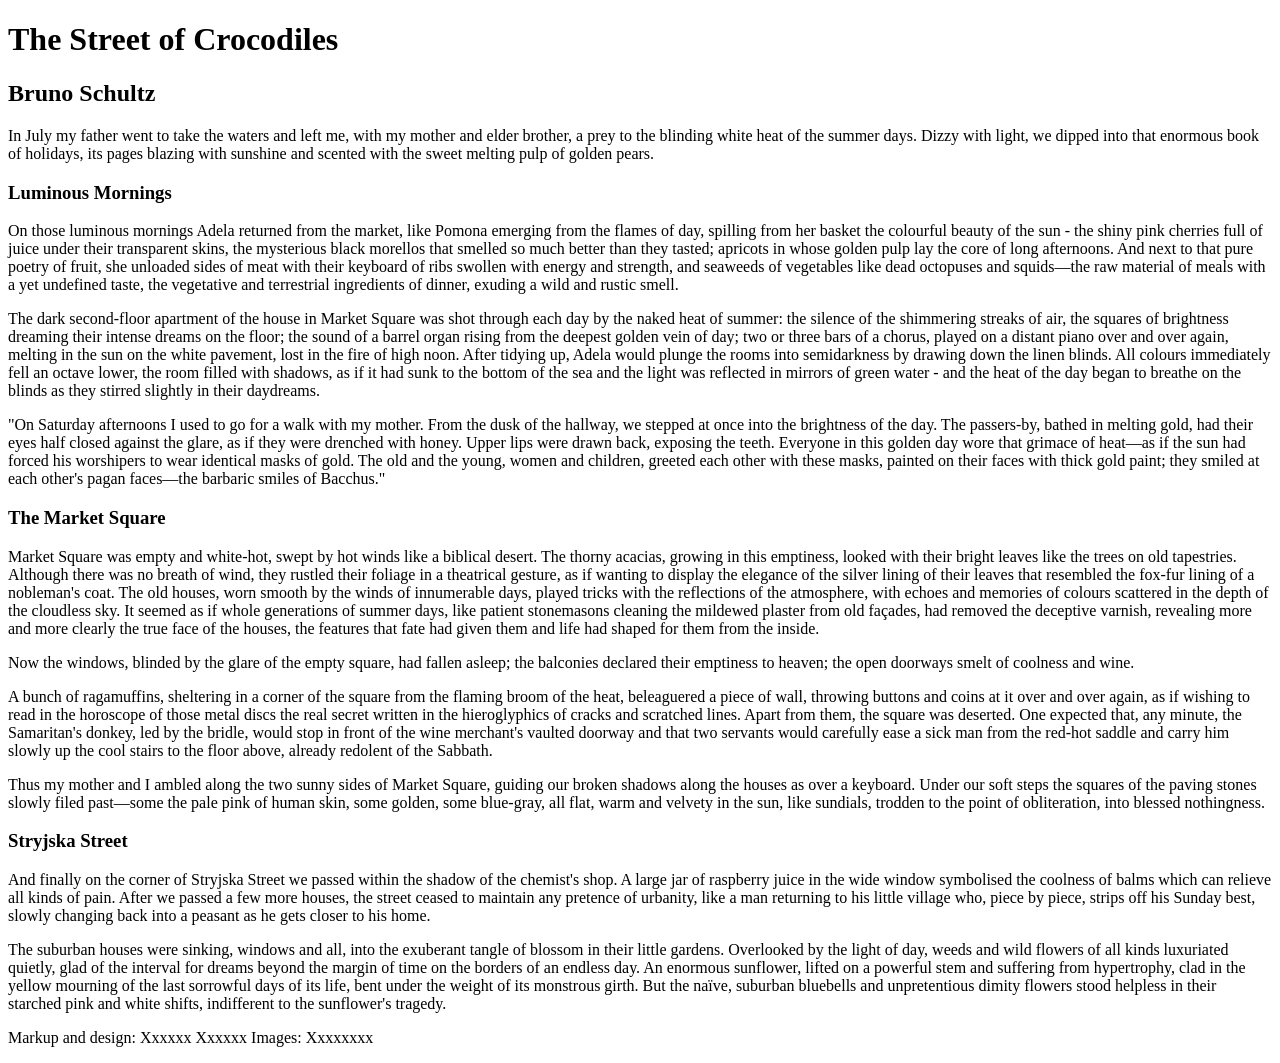
<file: index.html>
<!DOCTYPE html>
<html lang="en"></html>
<head>
    <title>The Street of Crocodiles</title>
    <head>
        </body>
        <h1>The Street of Crocodiles</h1>

<h2>Bruno Schultz</h2>

<p>In July my father went to take the waters and left me, with my mother and elder brother, a
prey to the blinding white heat of the summer days. Dizzy with light, we dipped into that
enormous book of holidays, its pages blazing with sunshine and scented with the sweet
melting pulp of golden pears.</p>

<h3>Luminous Mornings</h3>

<p>On those luminous mornings Adela returned from the market, like Pomona emerging from
the flames of day, spilling from her basket the colourful beauty of the sun - the shiny pink
cherries full of juice under their transparent skins, the mysterious black morellos that
smelled so much better than they tasted; apricots in whose golden pulp lay the core of long
afternoons. And next to that pure poetry of fruit, she unloaded sides of meat with their
keyboard of ribs swollen with energy and strength, and seaweeds of vegetables like dead
octopuses and squids—the raw material of meals with a yet undefined taste, the vegetative
and terrestrial ingredients of dinner, exuding a wild and rustic smell.</p>

<p>The dark second-floor apartment of the house in Market Square was shot through each day
by the naked heat of summer: the silence of the shimmering streaks of air, the squares of
brightness dreaming their intense dreams on the floor; the sound of a barrel organ rising
from the deepest golden vein of day; two or three bars of a chorus, played on a distant piano
over and over again, melting in the sun on the white pavement, lost in the fire of high noon.
After tidying up, Adela would plunge the rooms into semidarkness by drawing down the
linen blinds. All colours immediately fell an octave lower, the room filled with shadows, as if
it had sunk to the bottom of the sea and the light was reflected in mirrors of green water -
and the heat of the day began to breathe on the blinds as they stirred slightly in their
daydreams.</p>

<p>"On Saturday afternoons I used to go for a walk with my mother. From the dusk of the
hallway, we stepped at once into the brightness of the day. The passers-by, bathed in melting
gold, had their eyes half closed against the glare, as if they were drenched with honey.
Upper lips were drawn back, exposing the teeth. Everyone in this golden day wore that
grimace of heat—as if the sun had forced his worshipers to wear identical masks of gold. The
old and the young, women and children, greeted each other with these masks, painted on
their faces with thick gold paint; they smiled at each other's pagan faces—the barbaric
smiles of Bacchus."</p>

<h3>The Market Square</h3>

<p>Market Square was empty and white-hot, swept by hot winds like a biblical desert. The
thorny acacias, growing in this emptiness, looked with their bright leaves like the trees on
old tapestries. Although there was no breath of wind, they rustled their foliage in a
theatrical gesture, as if wanting to display the elegance of the silver lining of their leaves that resembled the fox-fur lining of a nobleman's coat. The old houses, worn smooth by the winds of innumerable days, played tricks with the reflections of the atmosphere, with
echoes and memories of colours scattered in the depth of the cloudless sky. It seemed as if
whole generations of summer days, like patient stonemasons cleaning the mildewed plaster
from old façades, had removed the deceptive varnish, revealing more and more clearly the
true face of the houses, the features that fate had given them and life had shaped for them
from the inside.</p>

<p>Now the windows, blinded by the glare of the empty square, had fallen asleep; the balconies
declared their emptiness to heaven; the open doorways smelt of coolness and wine.</p>

<p>A bunch of ragamuffins, sheltering in a corner of the square from the flaming broom of the
heat, beleaguered a piece of wall, throwing buttons and coins at it over and over again, as if
wishing to read in the horoscope of those metal discs the real secret written in the
hieroglyphics of cracks and scratched lines. Apart from them, the square was deserted. One
expected that, any minute, the Samaritan's donkey, led by the bridle, would stop in front of
the wine merchant's vaulted doorway and that two servants would carefully ease a sick man
from the red-hot saddle and carry him slowly up the cool stairs to the floor above, already
redolent of the Sabbath.</p>

<p>Thus my mother and I ambled along the two sunny sides of Market Square, guiding our
broken shadows along the houses as over a keyboard.
Under our soft steps the squares of the paving stones slowly filed past—some the pale pink
of human skin, some golden, some blue-gray, all flat, warm and velvety in the sun, like
sundials, trodden to the point of obliteration, into blessed nothingness.</p>

<h3>Stryjska Street</h3>

<p>And finally on the corner of Stryjska Street we passed within the shadow of the chemist's
shop. A large jar of raspberry juice in the wide window symbolised the coolness of balms
which can relieve all kinds of pain. After we passed a few more houses, the street ceased to
maintain any pretence of urbanity, like a man returning to his little village who, piece by
piece, strips off his Sunday best, slowly changing back into a peasant as he gets closer to his
home.</p>

<p>The suburban houses were sinking, windows and all, into the exuberant tangle of blossom in
their little gardens. Overlooked by the light of day, weeds and wild flowers of all kinds
luxuriated quietly, glad of the interval for dreams beyond the margin of time on the borders
of an endless day. An enormous sunflower, lifted on a powerful stem and suffering from
hypertrophy, clad in the yellow mourning of the last sorrowful days of its life, bent under the
weight of its monstrous girth. But the naïve, suburban bluebells and unpretentious dimity
flowers stood helpless in their starched pink and white shifts, indifferent to the sunflower's
tragedy.</p>

<p>Markup and design: Xxxxxx Xxxxxx
Images: Xxxxxxxx</p>
</file>
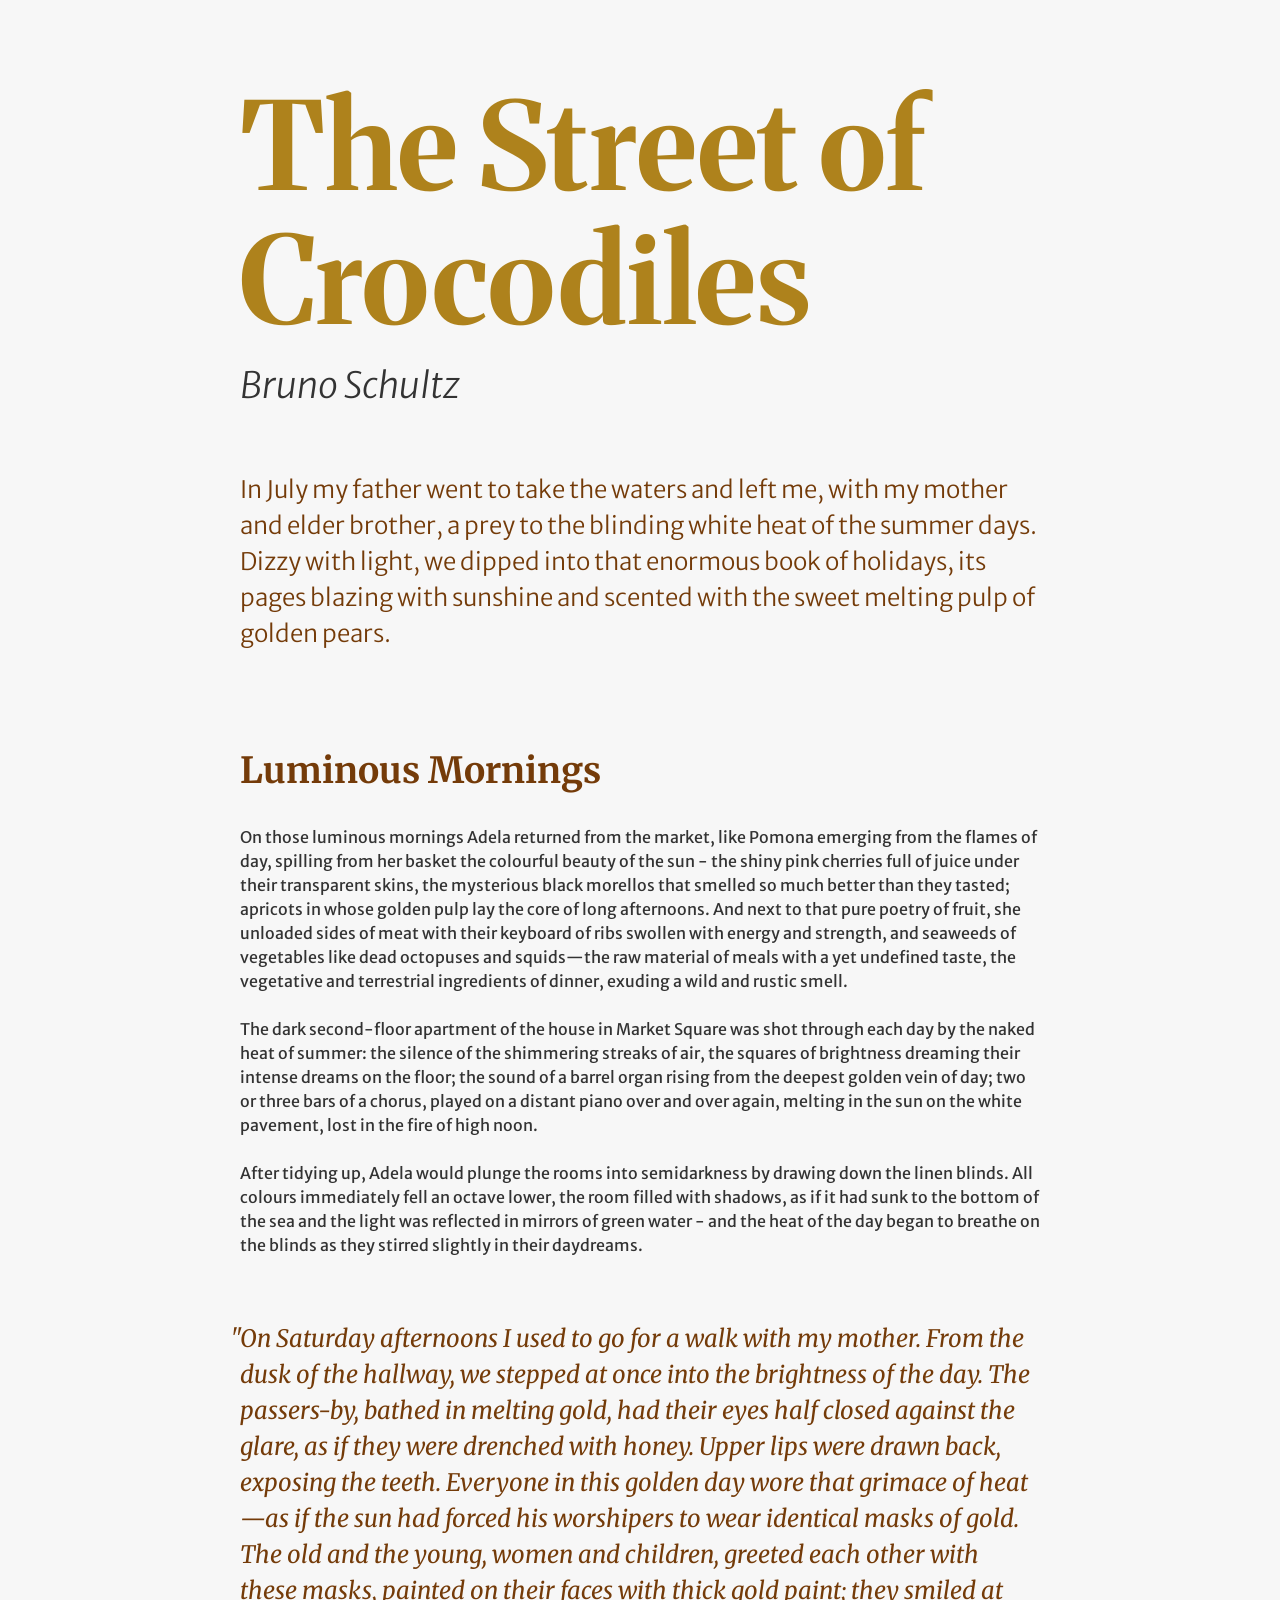
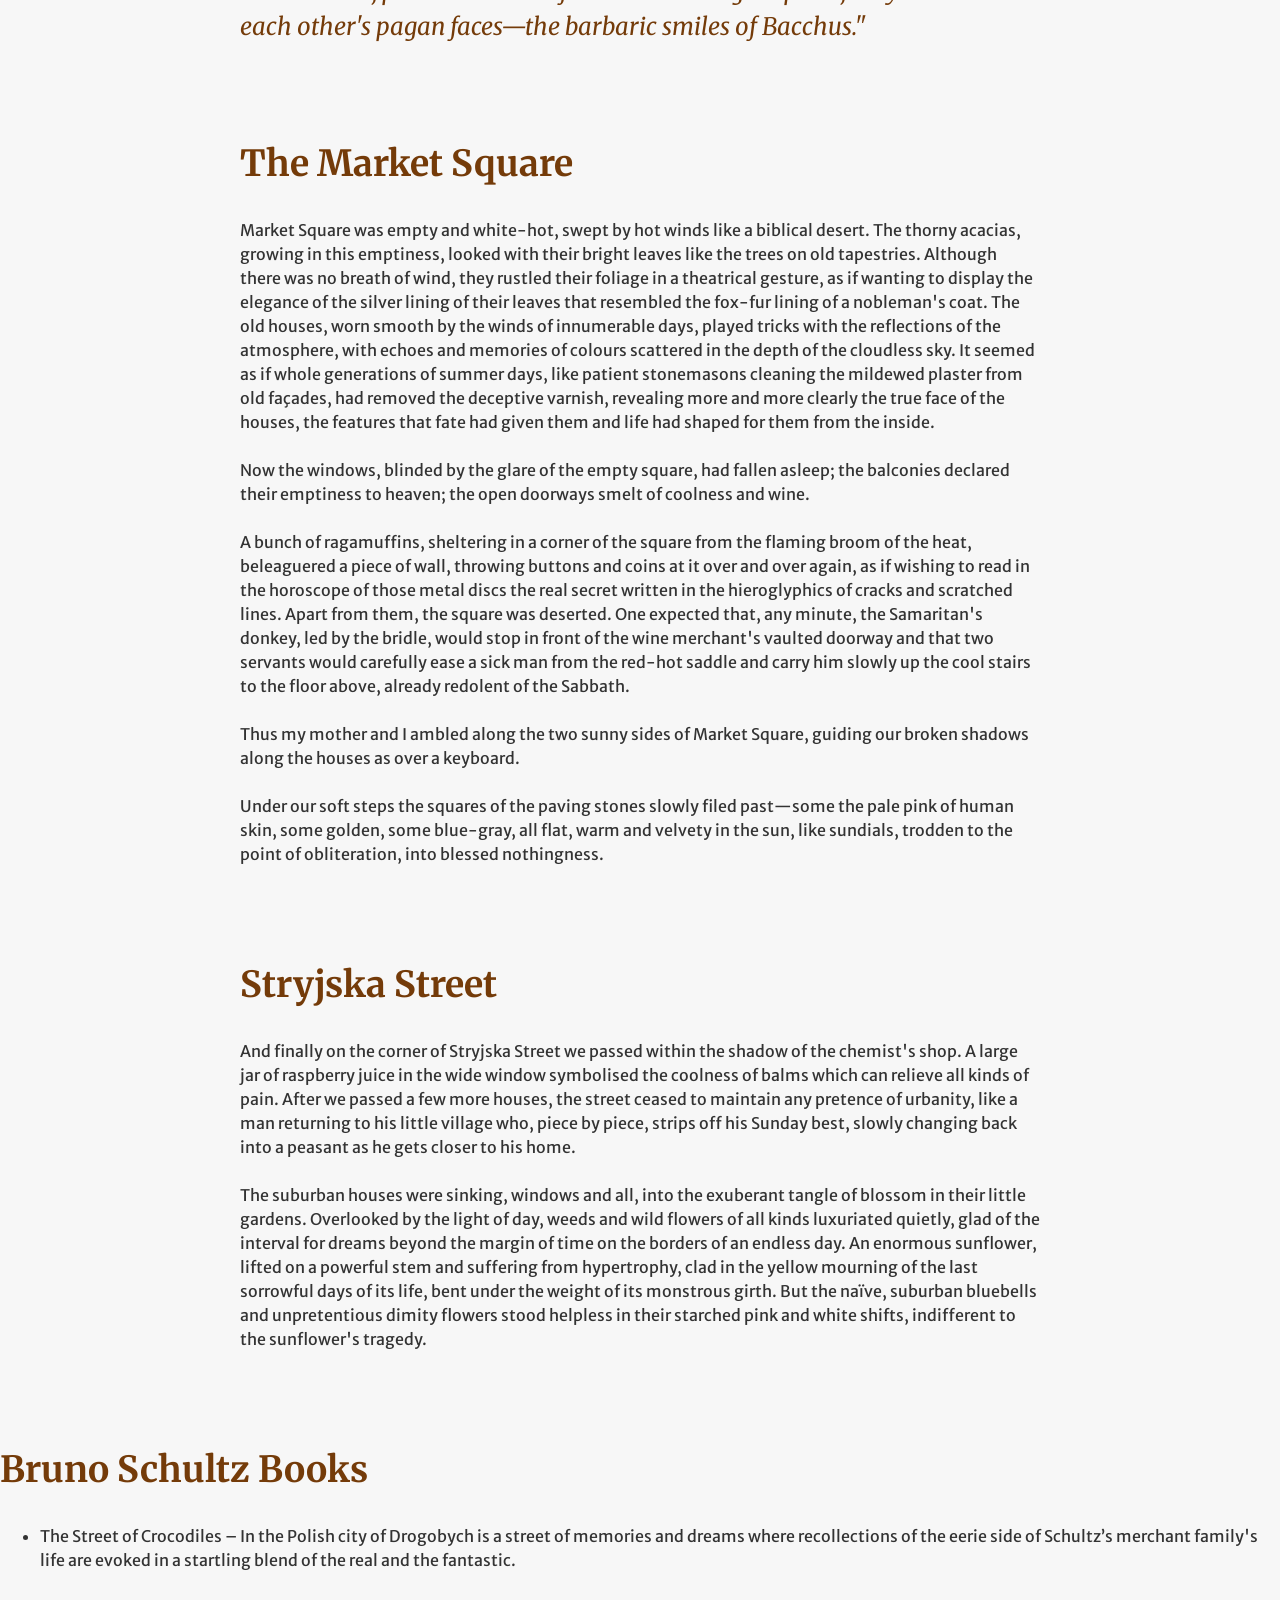
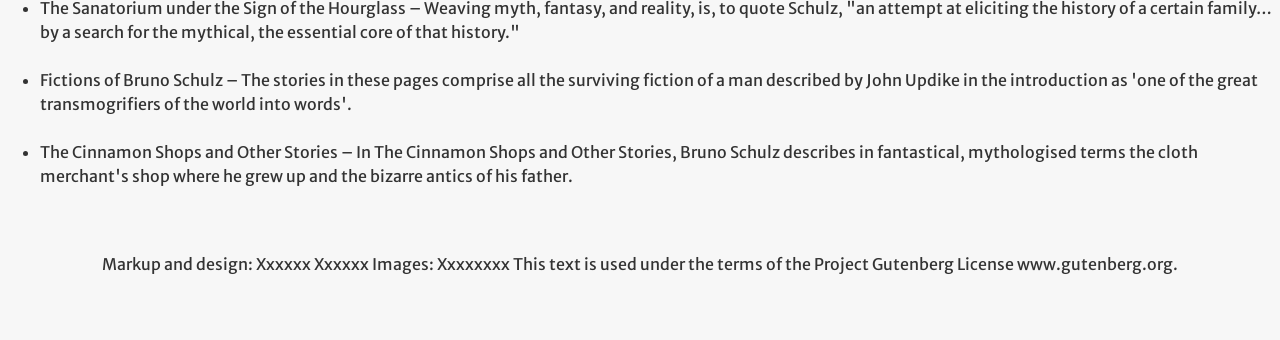
<file: index-2.html>
<!DOCTYPE html>
<html lang="en">
<head>
<meta charset="UTF-8">
  <link href="css/reset.css" type="text/css" rel="stylesheet"/>
  <link href="css/style.css" type="text/css" rel="stylesheet"/>
  <link rel="preconnect" href="https://fonts.googleapis.com">
<link rel="preconnect" href="https://fonts.gstatic.com" crossorigin>
<link href="https://fonts.googleapis.com/css2?family=Merriweather+Sans:ital,wght@0,300..800;1,300..800&family=Merriweather:ital,opsz,wght@0,18..144,300..900;1,18..144,300..900&display=swap" rel="stylesheet">
    
   <title>The Street of Crocodiles</title>
</head>
<body>
   <header>
   <h1>The Street of Crocodiles</h1>
<h2>Bruno Schultz</h2>

<p>In July my father went to take the waters and left me, with my mother and elder brother, a prey to the blinding white heat of the summer days. Dizzy with light, we dipped into that enormous book of holidays, its pages blazing with sunshine and scented with the sweet melting pulp of golden pears.</p>
</header>

<section>
   <h2>Luminous Mornings</h2>

      <p>On those luminous mornings Adela returned from the market, like Pomona emerging from the flames of day, spilling from her basket the colourful beauty of the sun - the shiny pink cherries full of juice under their transparent skins, the mysterious black morellos that smelled so much better than they tasted; apricots in whose golden pulp lay the core of long afternoons. And next to that pure poetry of fruit, she unloaded sides of meat with their keyboard of ribs swollen with energy and strength, and seaweeds of vegetables like dead octopuses and squids—the raw material of meals with a yet undefined taste, the vegetative and terrestrial ingredients of dinner, exuding a wild and rustic smell.</p>

      <p>The dark second-floor apartment of the house in Market Square was shot through each day by the naked heat of summer: the silence of the shimmering streaks of air, the squares of brightness dreaming their intense dreams on the floor; the sound of a barrel organ rising from the deepest golden vein of day; two or three bars of a chorus, played on a distant piano over and over again, melting in the sun on the white pavement, lost in the fire of high noon.</p>

      <p>After tidying up, Adela would plunge the rooms into semidarkness by drawing down the linen blinds. All colours immediately fell an octave lower, the room filled with shadows, as if it had sunk to the bottom of the sea and the light was reflected in mirrors of green water - and the heat of the day began to breathe on the blinds as they stirred slightly in their daydreams.</p>

      <blockquote>
         <p>"On Saturday afternoons I used to go for a walk with my mother. From the dusk of the hallway, we stepped at once into the brightness of the day. The passers-by, bathed in melting gold, had their eyes half closed against the glare, as if they were drenched with honey. Upper lips were drawn back, exposing the teeth. Everyone in this golden day wore that grimace of heat—as if the sun had forced his worshipers to wear identical masks of gold. The old and the young, women and children, greeted each other with these masks, painted on their faces with thick gold paint; they smiled at each other's pagan faces—the barbaric smiles of Bacchus."</p>
   </blockquote>
</section>

<section>
   <h2>The Market Square</h2>

      <p>Market Square was empty and white-hot, swept by hot winds like a biblical desert. The thorny acacias, growing in this emptiness, looked with their bright leaves like the trees on old tapestries. Although there was no breath of wind, they rustled their foliage in a theatrical gesture, as if wanting to display the elegance of the silver lining of their leaves that resembled the fox-fur lining of a nobleman's coat. The old houses, worn smooth by the winds of innumerable days, played tricks with the reflections of the atmosphere, with echoes and memories of colours scattered in the depth of the cloudless sky. It seemed as if whole generations of summer days, like patient stonemasons cleaning the mildewed plaster from old façades, had removed the deceptive varnish, revealing more and more clearly the true face of the houses, the features that fate had given them and life had shaped for them from the inside.</p>

<p>Now the windows, blinded by the glare of the empty square, had fallen asleep; the balconies declared their emptiness to heaven; the open doorways smelt of coolness and wine.</p>

<p>A bunch of ragamuffins, sheltering in a corner of the square from the flaming broom of the heat, beleaguered a piece of wall, throwing buttons and coins at it over and over again, as if wishing to read in the horoscope of those metal discs the real secret written in the hieroglyphics of cracks and scratched lines. Apart from them, the square was deserted. One expected that, any minute, the Samaritan's donkey, led by the bridle, would stop in front of the wine merchant's vaulted doorway and that two servants would carefully ease a sick man from the red-hot saddle and carry him slowly up the cool stairs to the floor above, already redolent of the Sabbath.</p>

<p>Thus my mother and I ambled along the two sunny sides of Market Square, guiding our broken shadows along the houses as over a keyboard.</p>

<p>Under our soft steps the squares of the paving stones slowly filed past—some the pale pink of human skin, some golden, some blue-gray, all flat, warm and velvety in the sun, like sundials, trodden to the point of obliteration, into blessed nothingness.</p>
</section>

<section>
<h2>Stryjska Street</h2>

<p>And finally on the corner of Stryjska Street we passed within the shadow of the chemist's shop. A large jar of raspberry juice in the wide window symbolised the coolness of balms which can relieve all kinds of pain. After we passed a few more houses, the street ceased to maintain any pretence of urbanity, like a man returning to his little village who, piece by piece, strips off his Sunday best, slowly changing back into a peasant as he gets closer to his home.</p>

<p>The suburban houses were sinking, windows and all, into the exuberant tangle of blossom in their little gardens. Overlooked by the light of day, weeds and wild flowers of all kinds luxuriated quietly, glad of the interval for dreams beyond the margin of time on the borders of an endless day. An enormous sunflower, lifted on a powerful stem and suffering from hypertrophy, clad in the yellow mourning of the last sorrowful days of its life, bent under the weight of its monstrous girth. But the naïve, suburban bluebells and unpretentious dimity flowers stood helpless in their starched pink and white shifts, indifferent to the sunflower's tragedy.</p>
</section>

<h2>Bruno Schultz Books</h2>

<ul>
<li><p>The Street of Crocodiles – In the Polish city of Drogobych is a street of memories and
dreams where recollections of the eerie side of Schultz’s merchant family's life are
evoked in a startling blend of the real and the fantastic.</p></li>
<li><p>The Sanatorium under the Sign of the Hourglass – Weaving myth, fantasy, and reality,
is, to quote Schulz, "an attempt at eliciting the history of a certain family… by a search
for the mythical, the essential core of that history."</p></li>
<li><p>Fictions of Bruno Schulz – The stories in these pages comprise all the surviving fiction of
a man described by John Updike in the introduction as 'one of the great transmogrifiers
of the world into words'.</p></li>
<li><p>The Cinnamon Shops and Other Stories – In The Cinnamon Shops and Other Stories,
Bruno Schulz describes in fantastical, mythologised terms the cloth merchant's shop
where he grew up and the bizarre antics of his father.</p></li>
</ul>

<footer>
<p>Markup and design: Xxxxxx Xxxxxx
Images: Xxxxxxxx 
This text is used under the terms of the Project Gutenberg License www.gutenberg.org.</p>
</footer>
</body>
</html>
</file>
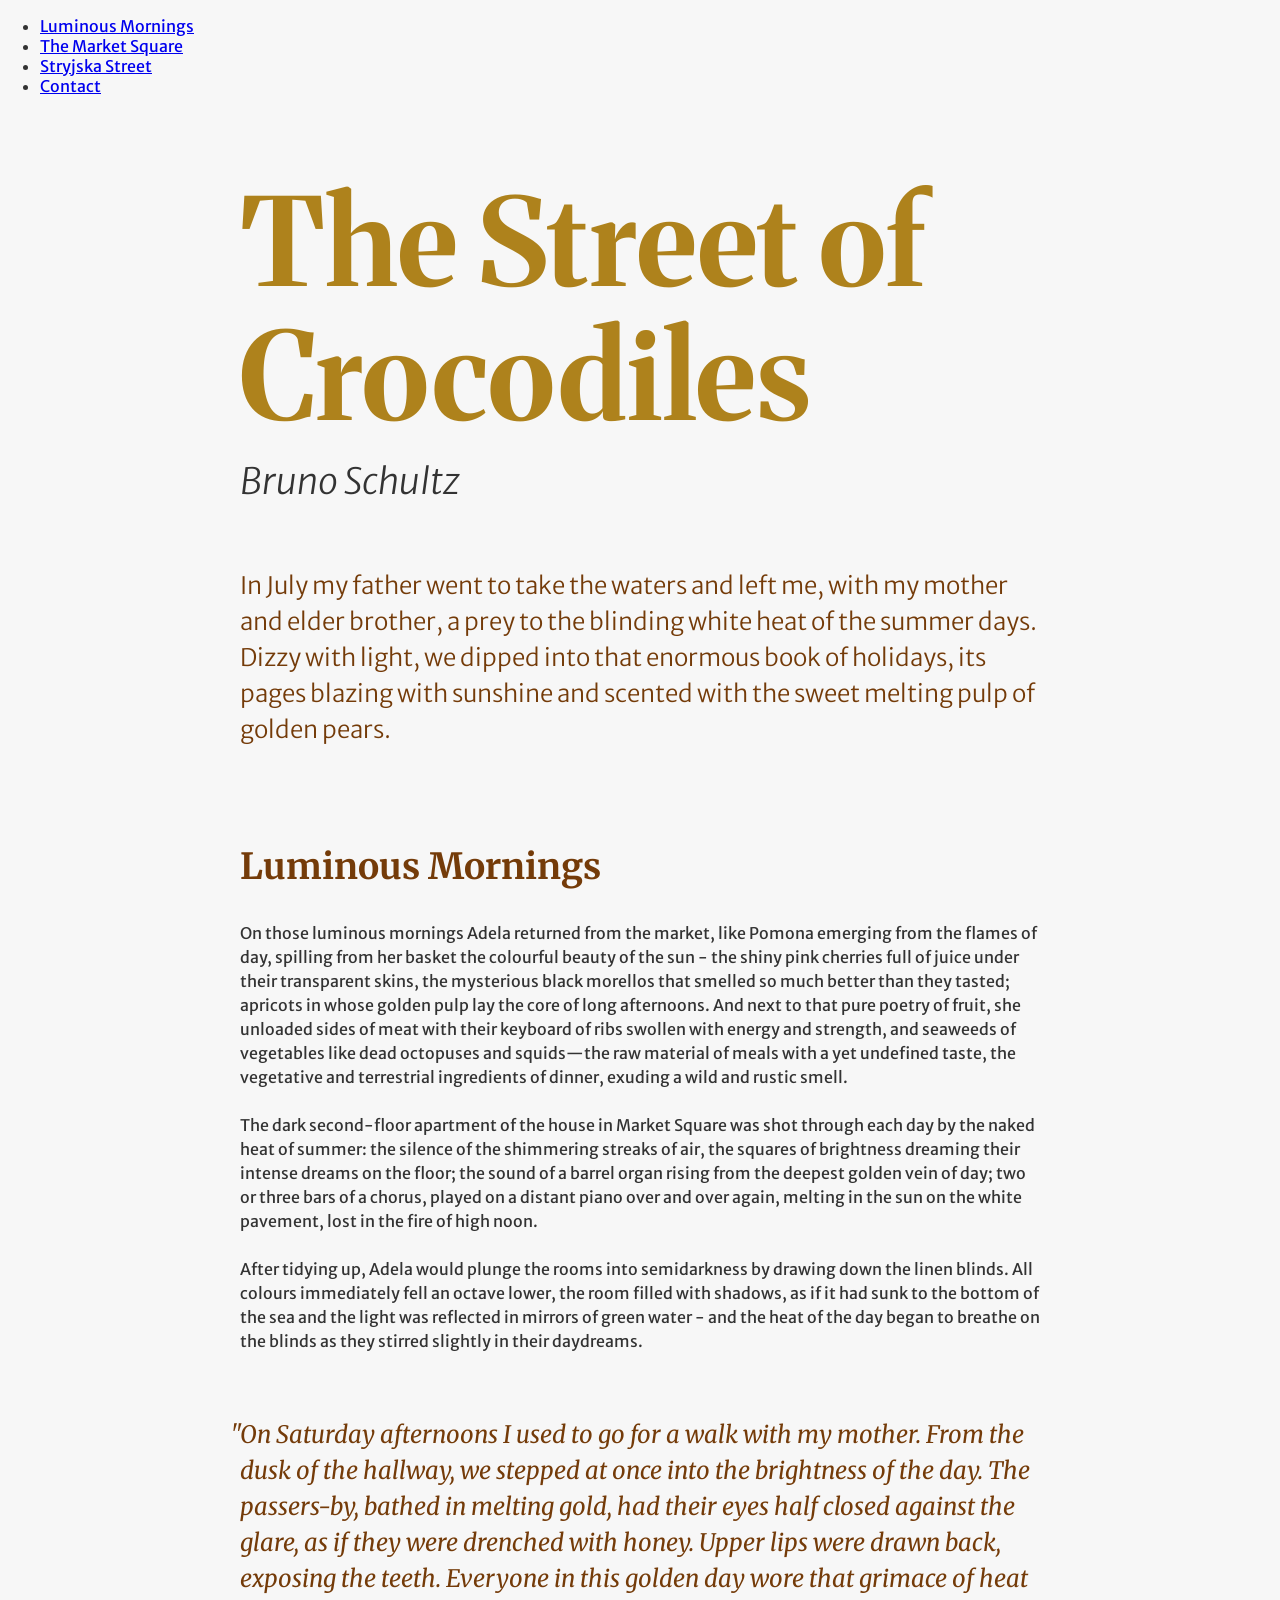
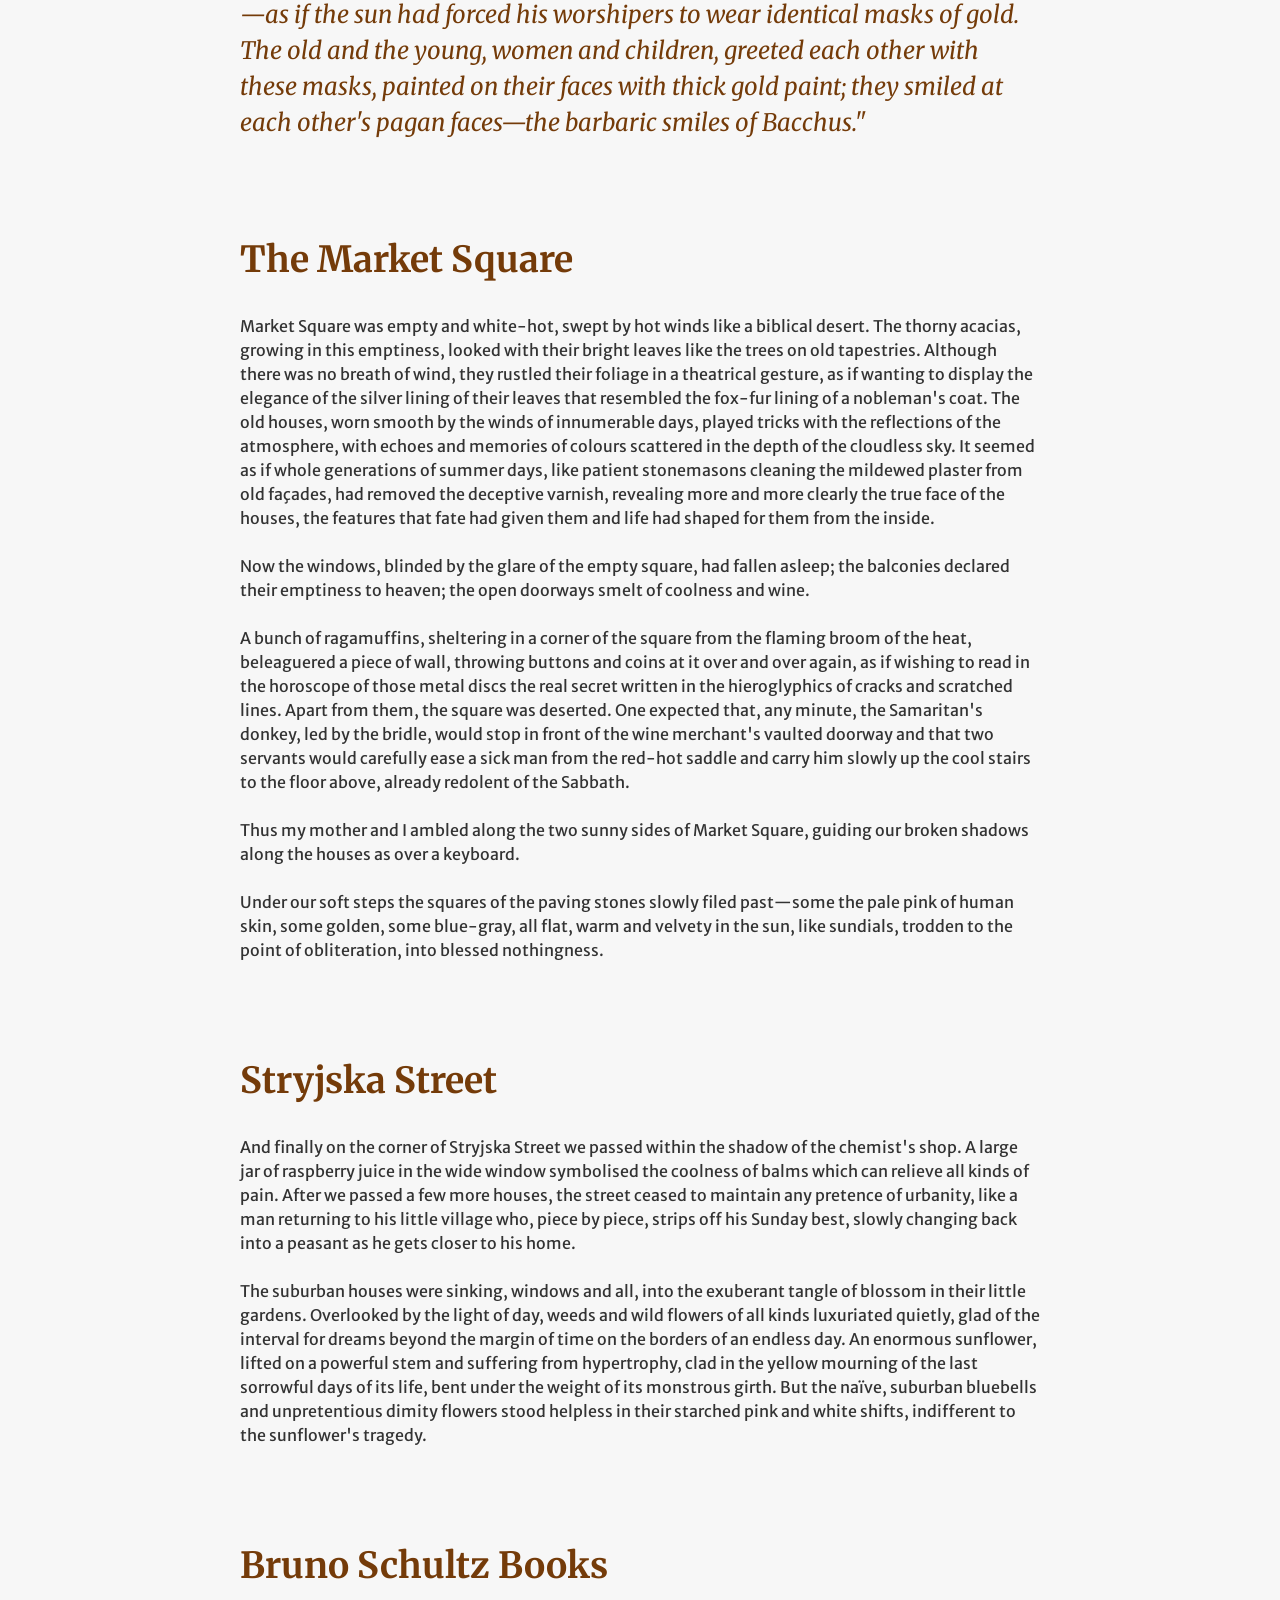
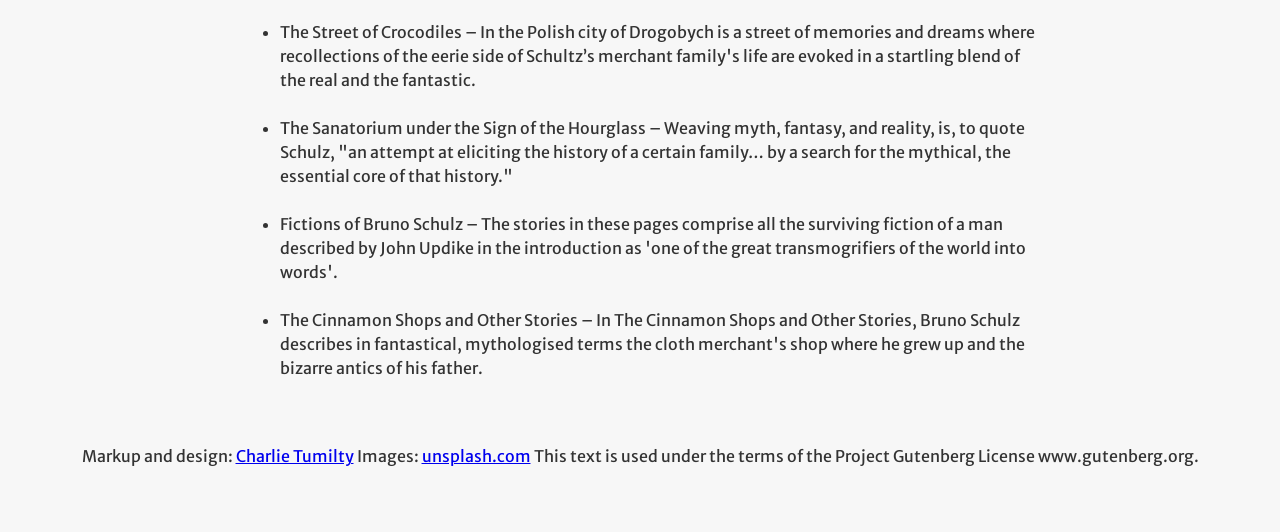
<file: index-3.html>
<!DOCTYPE html>
<html lang="en">
<head>
<meta charset="UTF-8">
  <link href="css/reset.css" type="text/css" rel="stylesheet"/>
  <link href="css/style.css" type="text/css" rel="stylesheet"/>
  <link rel="preconnect" href="https://fonts.googleapis.com">
<link rel="preconnect" href="https://fonts.gstatic.com" crossorigin>
<link href="https://fonts.googleapis.com/css2?family=Merriweather+Sans:ital,wght@0,300..800;1,300..800&family=Merriweather:ital,opsz,wght@0,18..144,300..900;1,18..144,300..900&display=swap" rel="stylesheet">
    
   <title>The Street of Crocodiles</title>
</head>
<body>
   <nav>
      <ul>
         <li><a href="#mornings">Luminous Mornings</a></li>
         <li><a href="#market">The Market Square</a></li>
         <li><a href="#street">Stryjska Street</a></li>
         <li><a href="#Contact">Contact</a></li>
      </ul>
   </nav>
   <header>
   <h1>The Street of Crocodiles</h1>
<h2>Bruno Schultz</h2>

<p>In July my father went to take the waters and left me, with my mother and elder brother, a prey to the blinding white heat of the summer days. Dizzy with light, we dipped into that enormous book of holidays, its pages blazing with sunshine and scented with the sweet melting pulp of golden pears.</p>
</header>

<section>
   <h2 id="mornings">Luminous Mornings</h2>

      <p>On those luminous mornings Adela returned from the market, like Pomona emerging from the flames of day, spilling from her basket the colourful beauty of the sun - the shiny pink cherries full of juice under their transparent skins, the mysterious black morellos that smelled so much better than they tasted; apricots in whose golden pulp lay the core of long afternoons. And next to that pure poetry of fruit, she unloaded sides of meat with their keyboard of ribs swollen with energy and strength, and seaweeds of vegetables like dead octopuses and squids—the raw material of meals with a yet undefined taste, the vegetative and terrestrial ingredients of dinner, exuding a wild and rustic smell.</p>

      <p>The dark second-floor apartment of the house in Market Square was shot through each day by the naked heat of summer: the silence of the shimmering streaks of air, the squares of brightness dreaming their intense dreams on the floor; the sound of a barrel organ rising from the deepest golden vein of day; two or three bars of a chorus, played on a distant piano over and over again, melting in the sun on the white pavement, lost in the fire of high noon.</p>

      <p>After tidying up, Adela would plunge the rooms into semidarkness by drawing down the linen blinds. All colours immediately fell an octave lower, the room filled with shadows, as if it had sunk to the bottom of the sea and the light was reflected in mirrors of green water - and the heat of the day began to breathe on the blinds as they stirred slightly in their daydreams.</p>

      <blockquote>
         <p>"On Saturday afternoons I used to go for a walk with my mother. From the dusk of the hallway, we stepped at once into the brightness of the day. The passers-by, bathed in melting gold, had their eyes half closed against the glare, as if they were drenched with honey. Upper lips were drawn back, exposing the teeth. Everyone in this golden day wore that grimace of heat—as if the sun had forced his worshipers to wear identical masks of gold. The old and the young, women and children, greeted each other with these masks, painted on their faces with thick gold paint; they smiled at each other's pagan faces—the barbaric smiles of Bacchus."</p>
   </blockquote>
</section>

<section>
   <h2 id="market">The Market Square</h2>

      <p>Market Square was empty and white-hot, swept by hot winds like a biblical desert. The thorny acacias, growing in this emptiness, looked with their bright leaves like the trees on old tapestries. Although there was no breath of wind, they rustled their foliage in a theatrical gesture, as if wanting to display the elegance of the silver lining of their leaves that resembled the fox-fur lining of a nobleman's coat. The old houses, worn smooth by the winds of innumerable days, played tricks with the reflections of the atmosphere, with echoes and memories of colours scattered in the depth of the cloudless sky. It seemed as if whole generations of summer days, like patient stonemasons cleaning the mildewed plaster from old façades, had removed the deceptive varnish, revealing more and more clearly the true face of the houses, the features that fate had given them and life had shaped for them from the inside.</p>

<p>Now the windows, blinded by the glare of the empty square, had fallen asleep; the balconies declared their emptiness to heaven; the open doorways smelt of coolness and wine.</p>

<p>A bunch of ragamuffins, sheltering in a corner of the square from the flaming broom of the heat, beleaguered a piece of wall, throwing buttons and coins at it over and over again, as if wishing to read in the horoscope of those metal discs the real secret written in the hieroglyphics of cracks and scratched lines. Apart from them, the square was deserted. One expected that, any minute, the Samaritan's donkey, led by the bridle, would stop in front of the wine merchant's vaulted doorway and that two servants would carefully ease a sick man from the red-hot saddle and carry him slowly up the cool stairs to the floor above, already redolent of the Sabbath.</p>

<p>Thus my mother and I ambled along the two sunny sides of Market Square, guiding our broken shadows along the houses as over a keyboard.</p>

<p>Under our soft steps the squares of the paving stones slowly filed past—some the pale pink of human skin, some golden, some blue-gray, all flat, warm and velvety in the sun, like sundials, trodden to the point of obliteration, into blessed nothingness.</p>
</section>

<section>
<h2 id="street">Stryjska Street</h2>

<p>And finally on the corner of Stryjska Street we passed within the shadow of the chemist's shop. A large jar of raspberry juice in the wide window symbolised the coolness of balms which can relieve all kinds of pain. After we passed a few more houses, the street ceased to maintain any pretence of urbanity, like a man returning to his little village who, piece by piece, strips off his Sunday best, slowly changing back into a peasant as he gets closer to his home.</p>

<p>The suburban houses were sinking, windows and all, into the exuberant tangle of blossom in their little gardens. Overlooked by the light of day, weeds and wild flowers of all kinds luxuriated quietly, glad of the interval for dreams beyond the margin of time on the borders of an endless day. An enormous sunflower, lifted on a powerful stem and suffering from hypertrophy, clad in the yellow mourning of the last sorrowful days of its life, bent under the weight of its monstrous girth. But the naïve, suburban bluebells and unpretentious dimity flowers stood helpless in their starched pink and white shifts, indifferent to the sunflower's tragedy.</p>
</section>

<section>
<h2>Bruno Schultz Books</h2>

<ul>
<li><p>The Street of Crocodiles – In the Polish city of Drogobych is a street of memories and
dreams where recollections of the eerie side of Schultz’s merchant family's life are
evoked in a startling blend of the real and the fantastic.</p></li>
<li><p>The Sanatorium under the Sign of the Hourglass – Weaving myth, fantasy, and reality,
is, to quote Schulz, "an attempt at eliciting the history of a certain family… by a search
for the mythical, the essential core of that history."</p></li>
<li><p>Fictions of Bruno Schulz – The stories in these pages comprise all the surviving fiction of
a man described by John Updike in the introduction as 'one of the great transmogrifiers
of the world into words'.</p></li>
<li><p>The Cinnamon Shops and Other Stories – In The Cinnamon Shops and Other Stories,
Bruno Schulz describes in fantastical, mythologised terms the cloth merchant's shop
where he grew up and the bizarre antics of his father.</p></li>
</ul>
</section>

<footer id="contact"> 
<p>Markup and design: <a href="mailto:Tumilty-C3@ulster.ac.uk">
   Charlie Tumilty</a>

Images: <a href="https://unsplash.com">
   unsplash.com</a>

This text is used under the terms of the Project Gutenberg License www.gutenberg.org.</p>
</footer>
</body>
</html>
</file>
<file: css/style.css>
body {
    background: #f7f7f7;
    color: #333333;
    font-family: "Merriweather Sans", sans-serif;}

section, header {
    width: 80%;
    max-width: 800px;
    margin: auto;}

/* Typography */

h1, h2 {
    font-family: "Merriweather", serif;}

h1, h2, blockquote {
  color: #743B09;}

h1 {font-size: 7.594rem;
    line-height: 1.1;
    color: #AE821C;
   margin: 5rem 0 1rem 0;}

h2 {font-size: 2.250rem;
    margin: 6rem 0 2rem 0;}

header h2 {
    font-family: "Merriweather Sans", sans-serif;
    font-weight: 300;
    color: #333333;
    font-style: oblique;
    margin: 1rem 0 4rem 0;} 

header p 
    {font-family: "Merriweather Sans", sans-serif;
    font-size: 1.5rem;
    font-weight: 300;
    color: #743B09;}

p, blockquote {
    margin-bottom: 1.5rem;
    line-height: 1.5}

blockquote {
    font-family: "Merriweather", serif;
    line-height: 1.6;
    font-style: italic;
    font-size: 1.5rem;
    hanging-punctuation: first;
    text-indent: -0.6rem;
    margin: 4rem 0 2rem 0;
    } 

footer {
    text-align: center;
    margin: 4rem 0;
}
</file>
